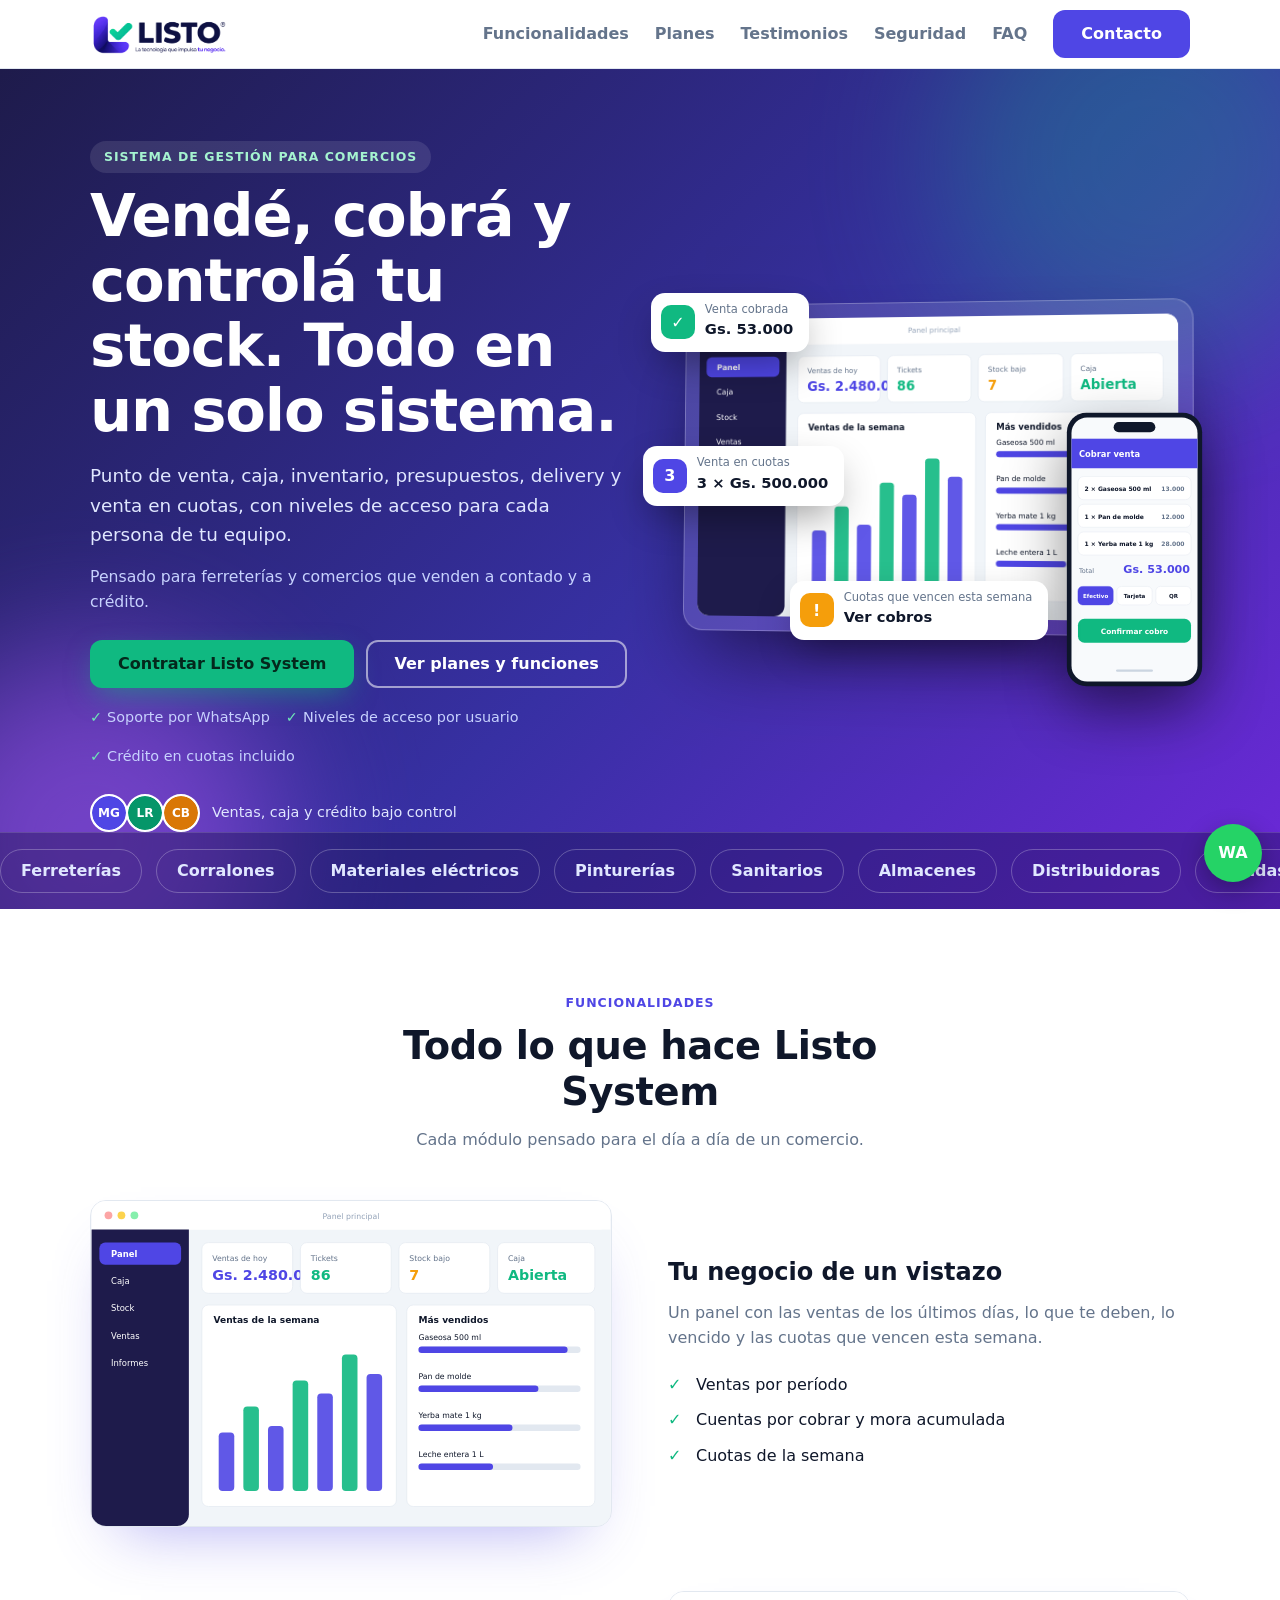
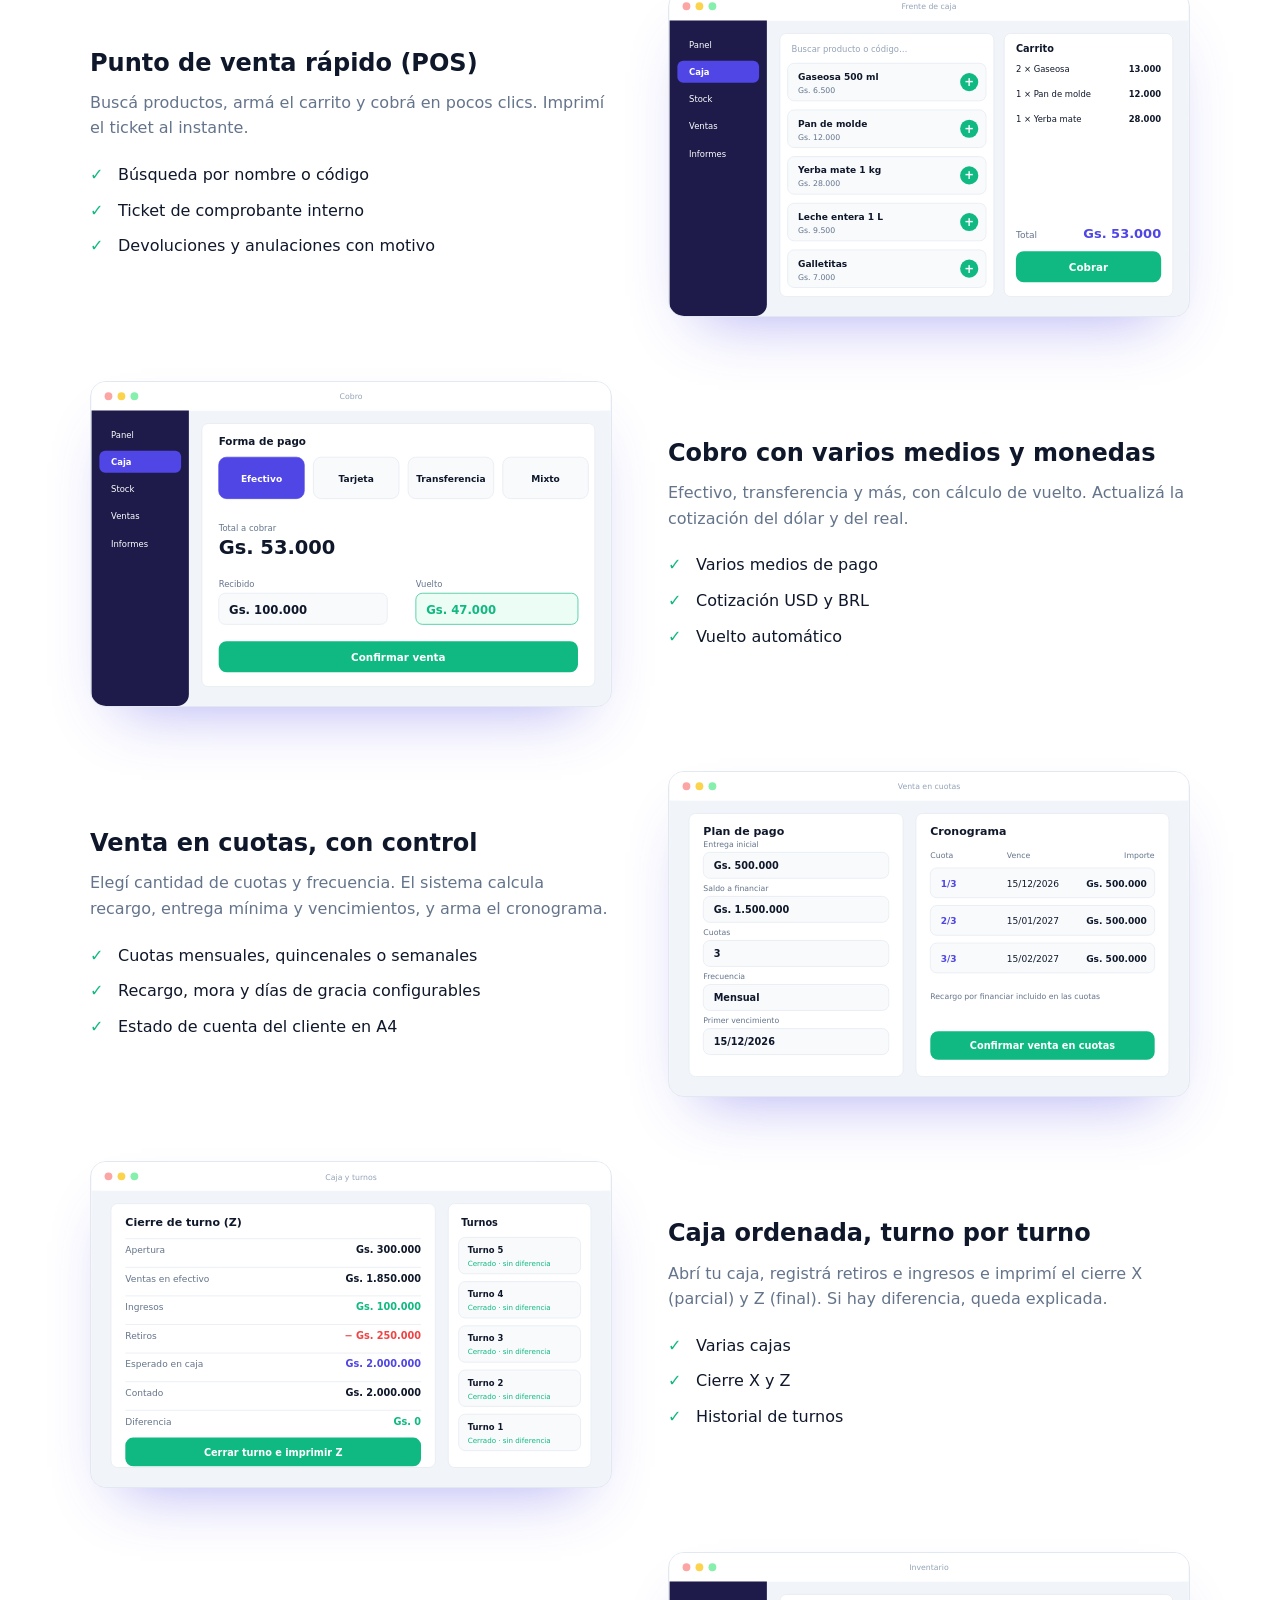
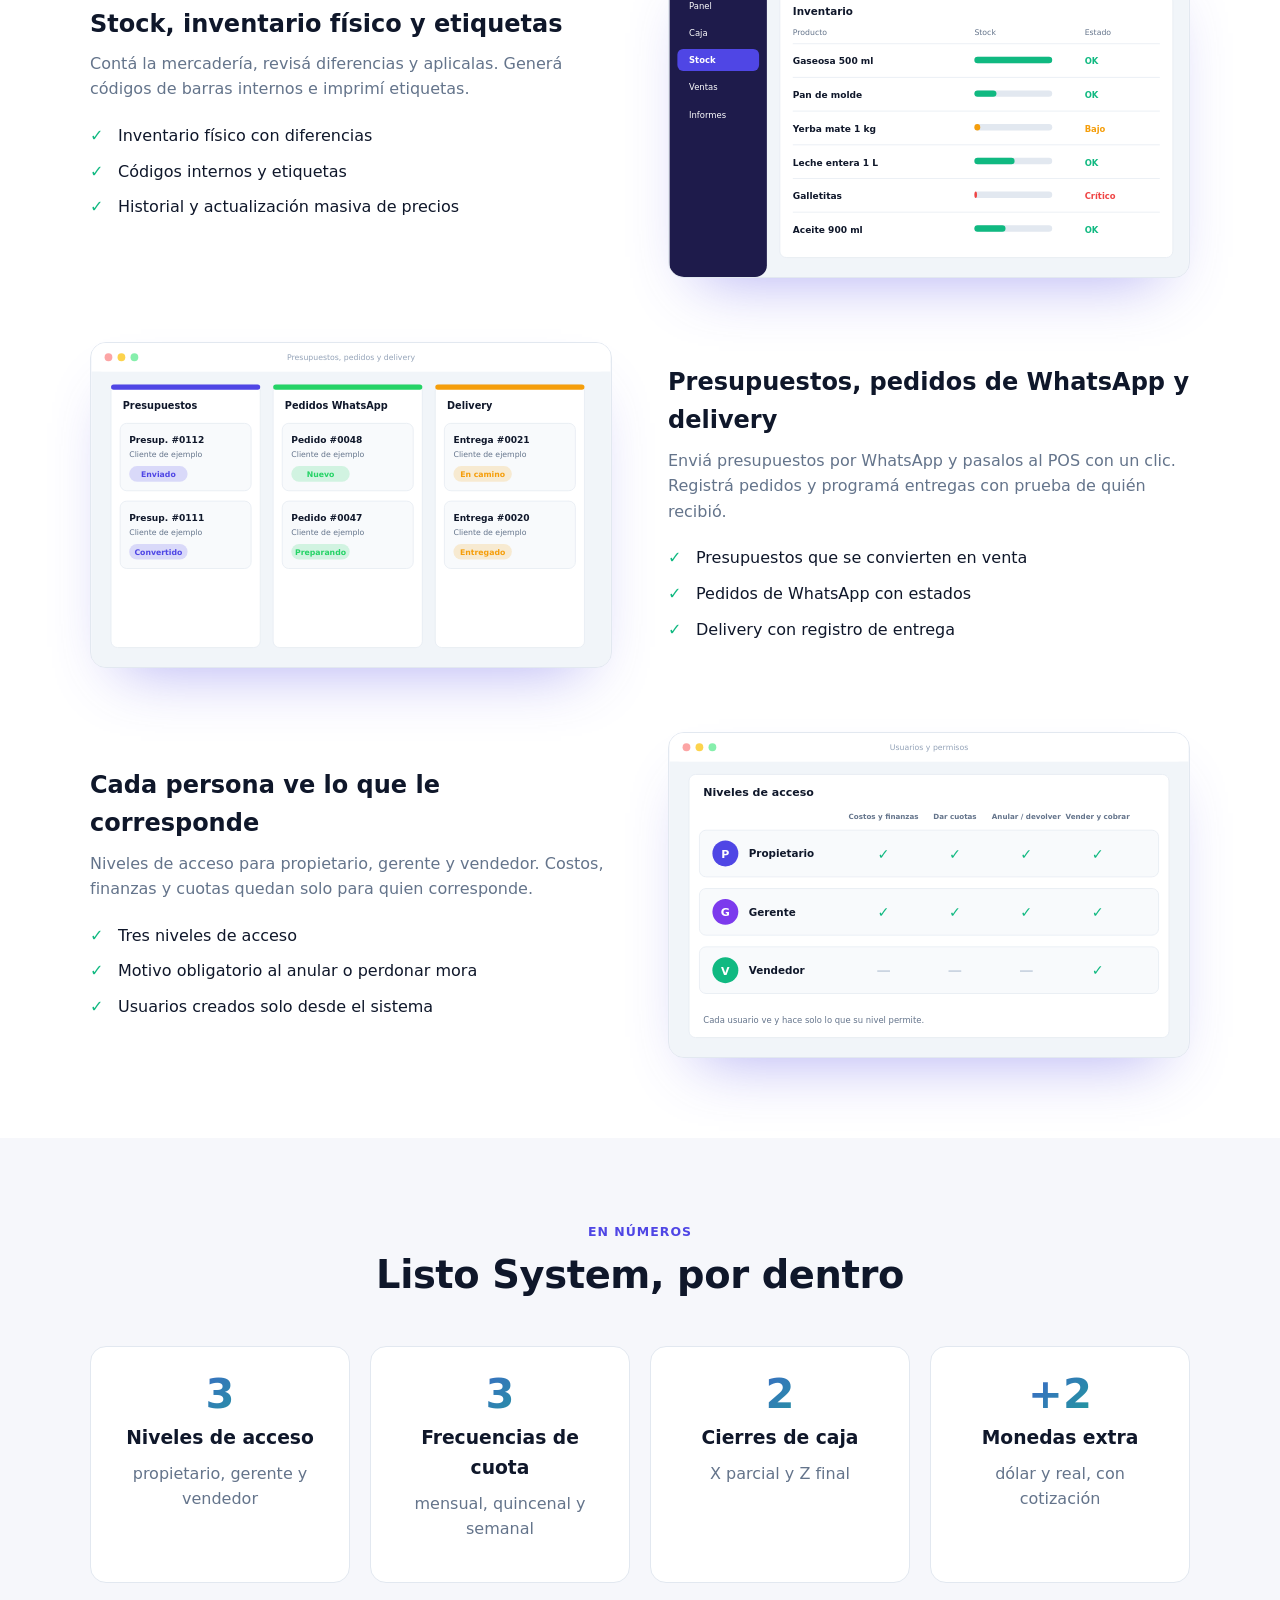
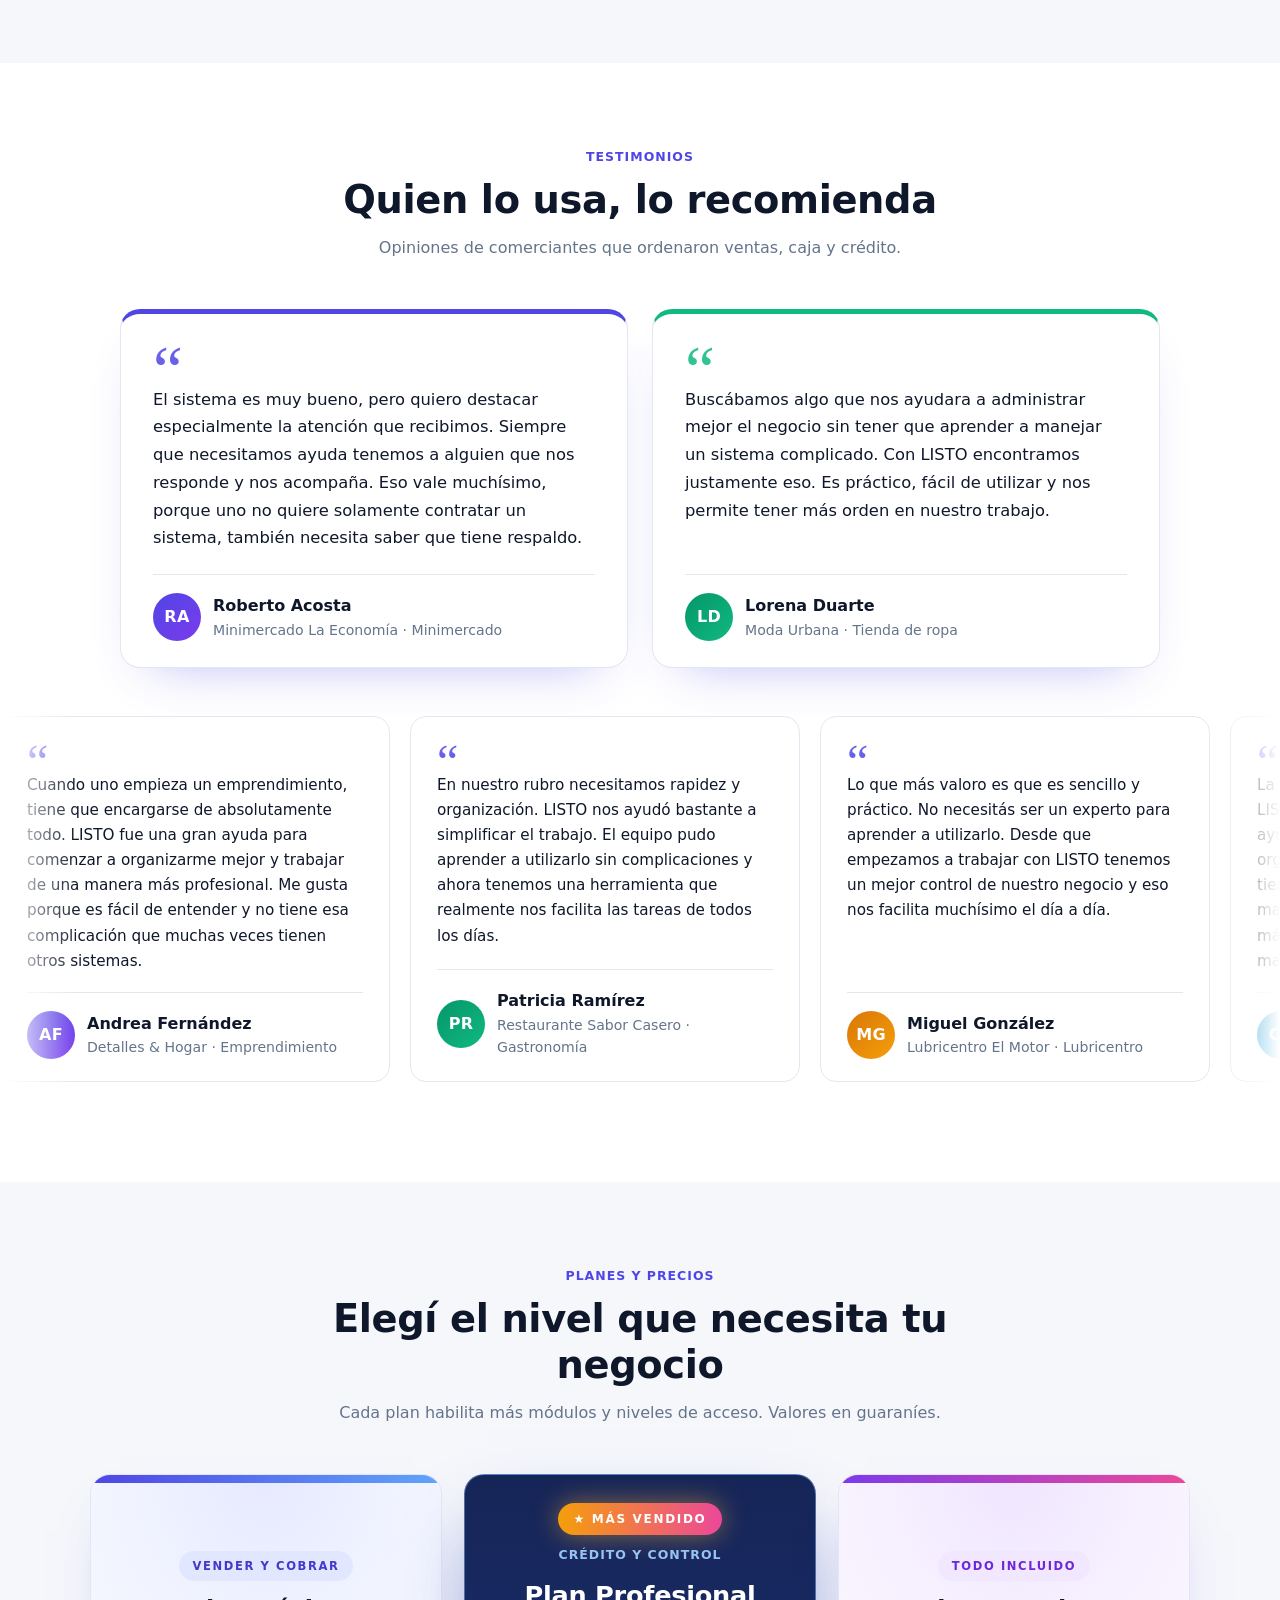
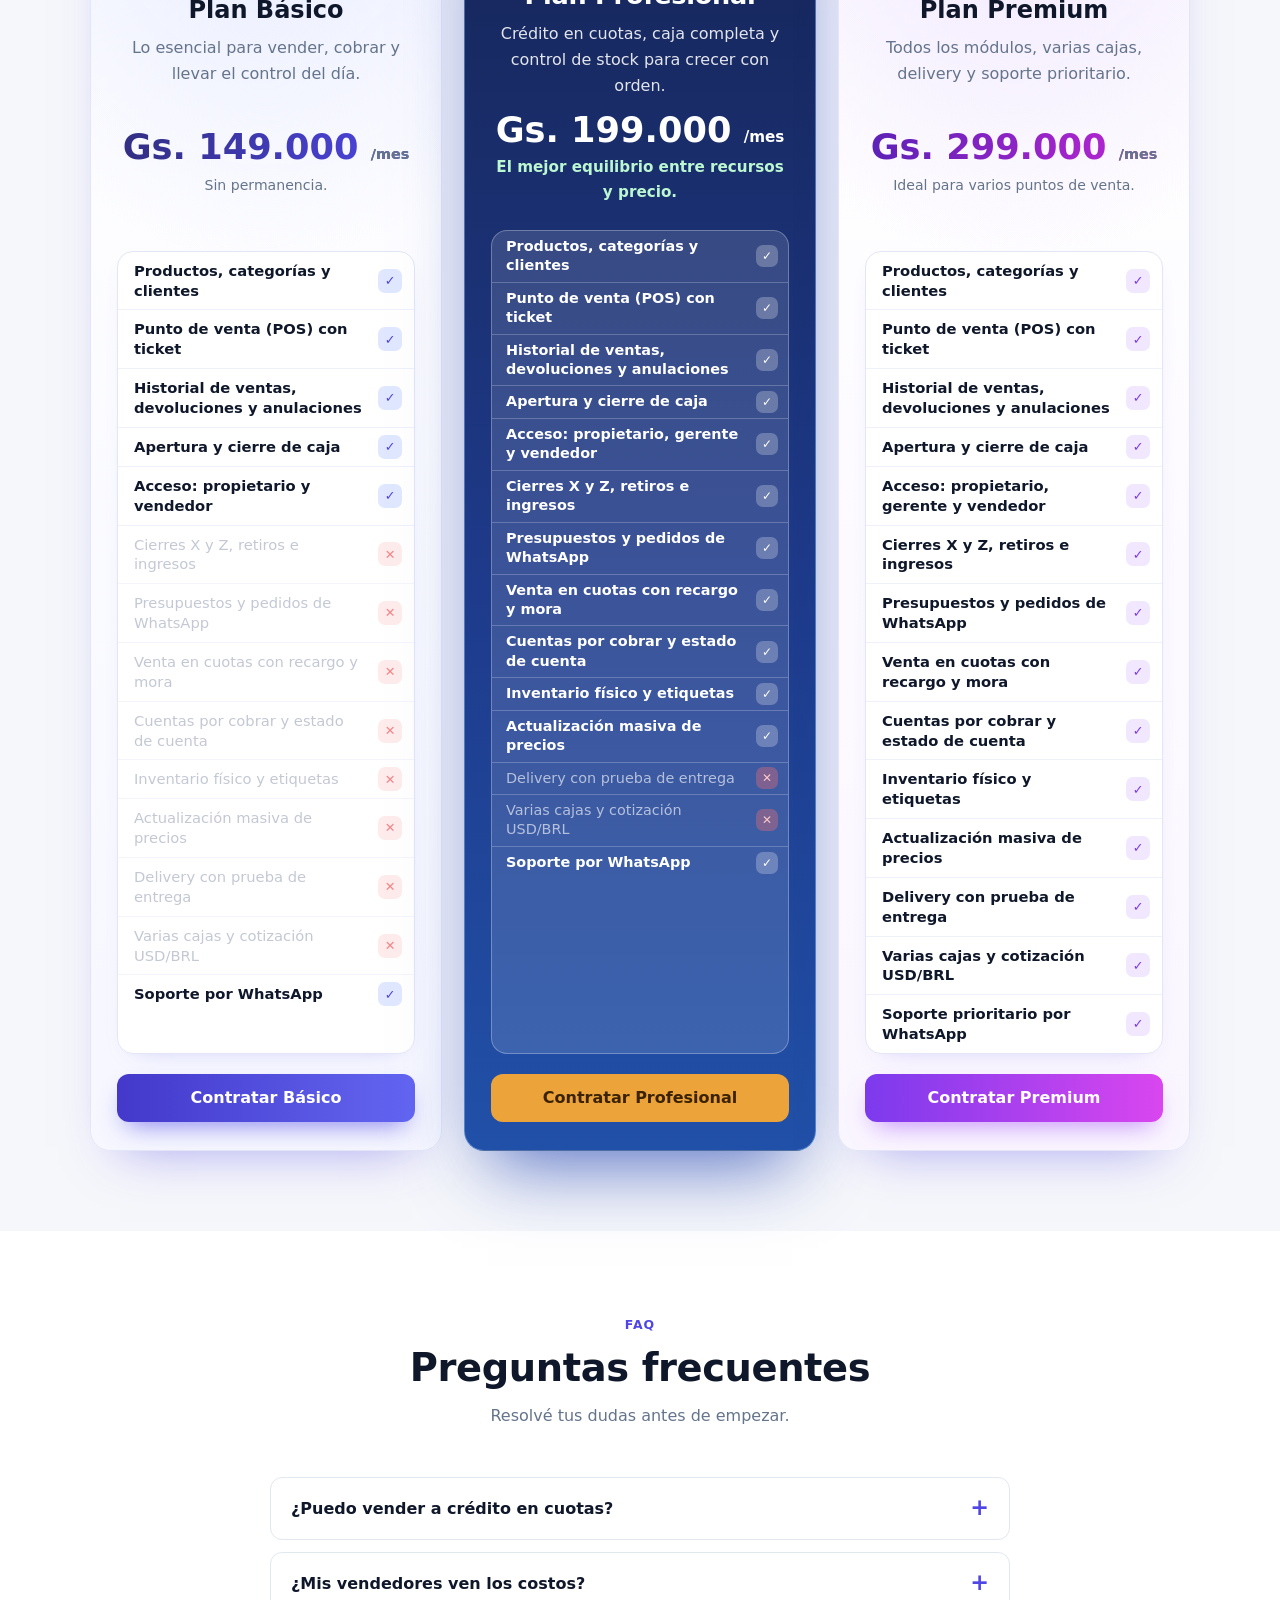
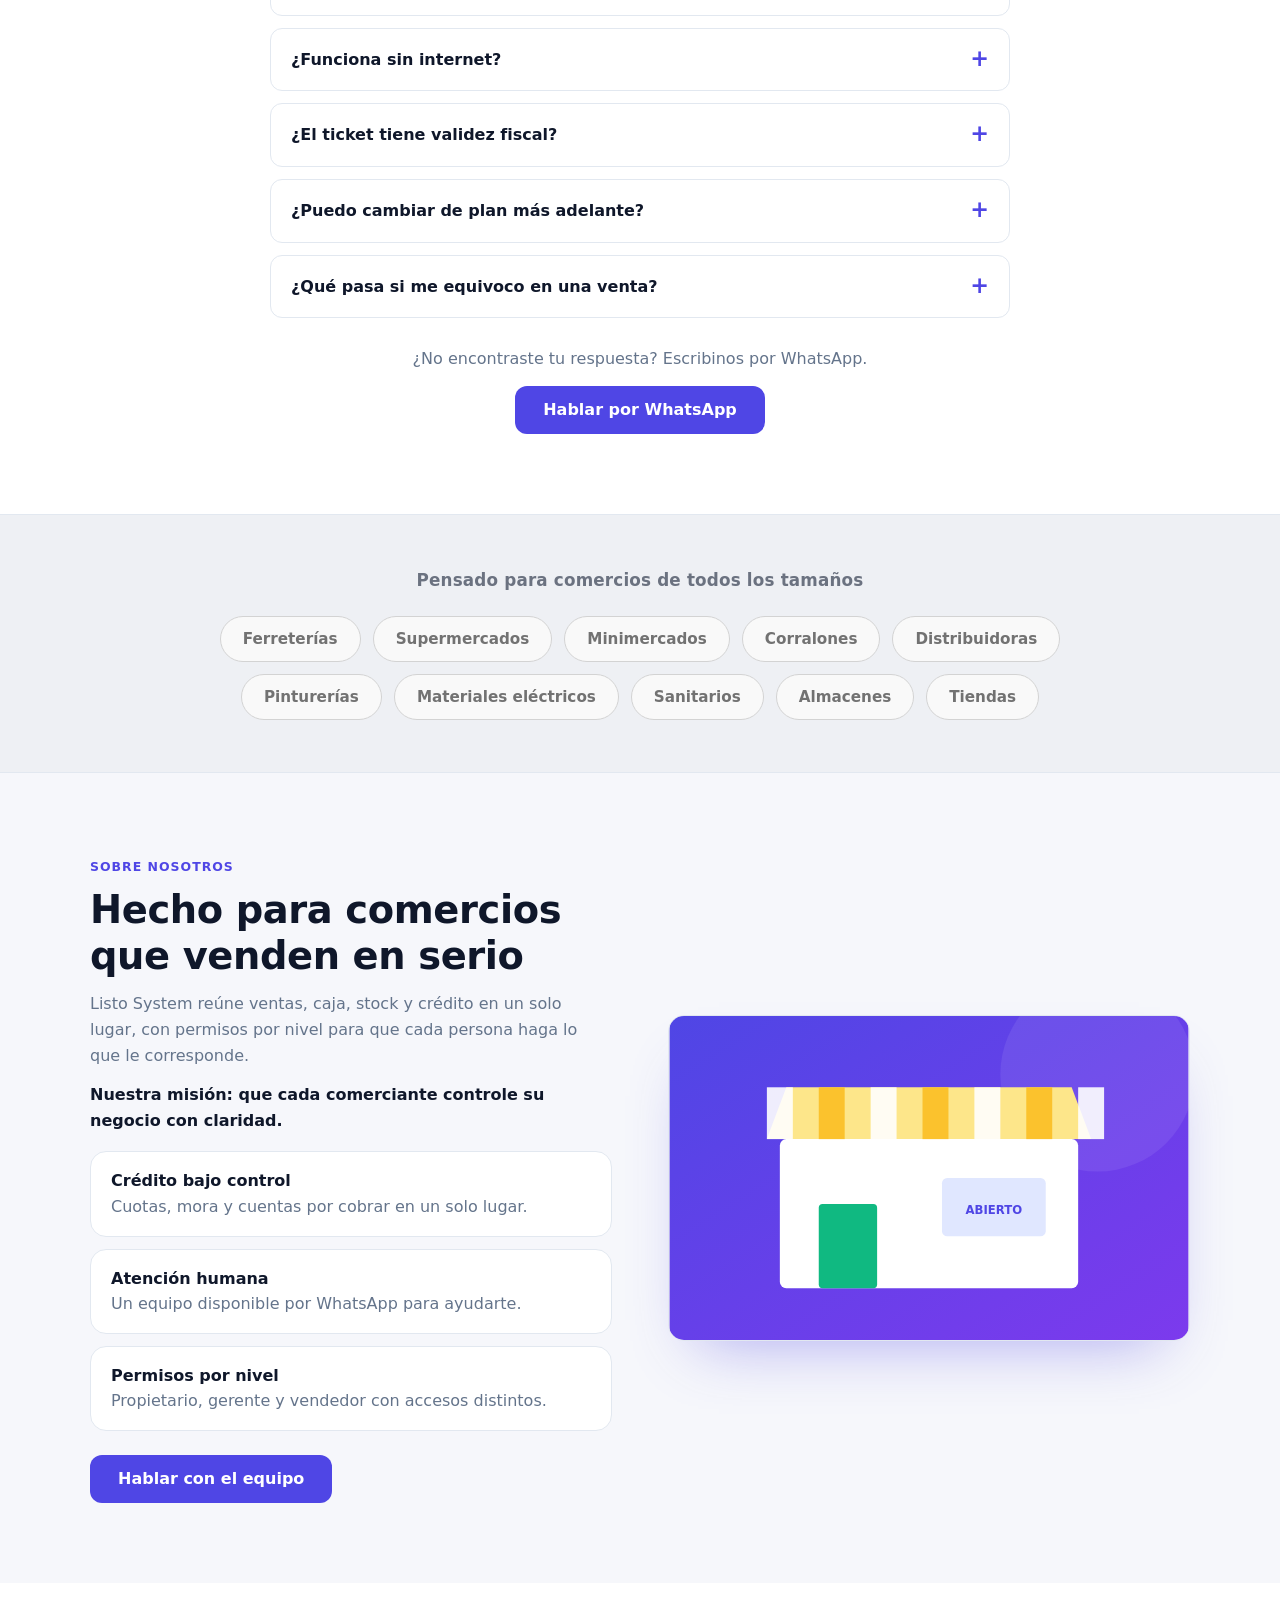
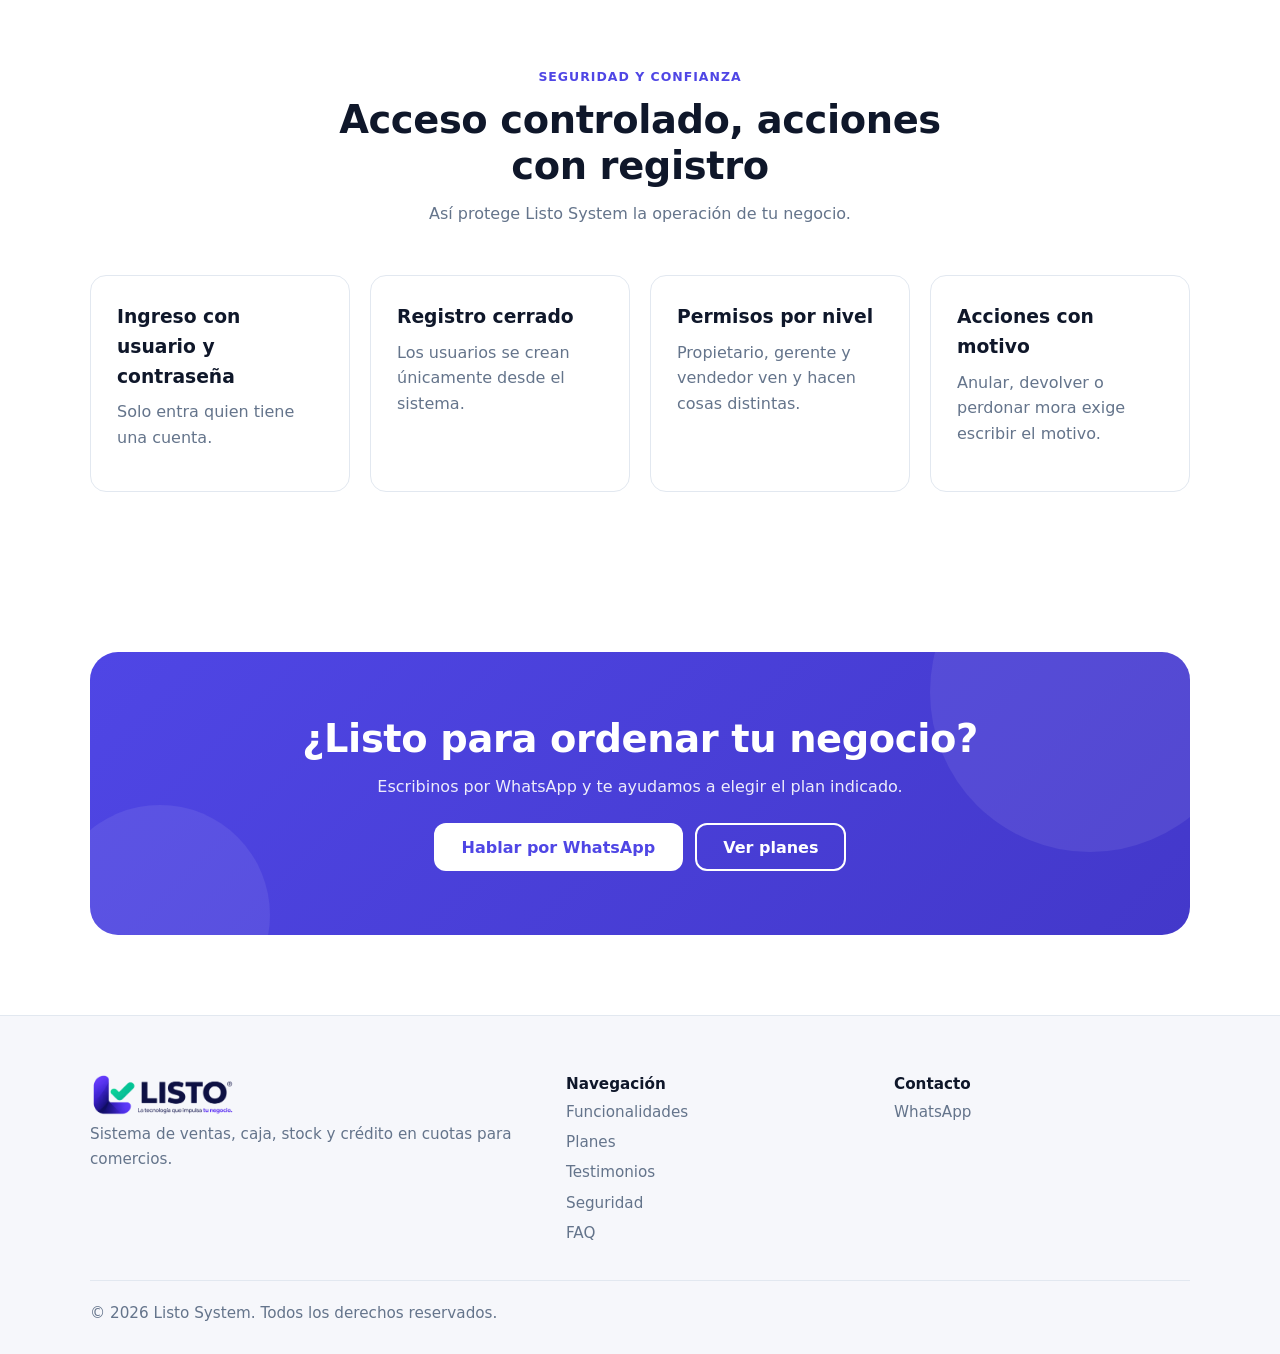
<file: index.html>
<!DOCTYPE html>
<html lang="es">
<head>
<meta charset="utf-8">
<meta name="viewport" content="width=device-width, initial-scale=1, viewport-fit=cover">
<title>Listo System — Ventas, caja, stock y crédito en cuotas para tu comercio</title>
<meta name="description" content="Sistema de gestión con punto de venta, caja, inventario, presupuestos, delivery y venta en cuotas. Con niveles de acceso para tu equipo.">
<meta name="theme-color" content="#4f46e5">
<meta name="robots" content="index, follow">
<!-- Redes sociales (al compartir el enlace) -->
<meta property="og:type" content="website">
<meta property="og:locale" content="es_PY">
<meta property="og:site_name" content="Listo System">
<meta property="og:title" content="Listo System — Ventas, caja, stock y crédito en cuotas">
<meta property="og:description" content="Punto de venta, caja, inventario, presupuestos, delivery y venta en cuotas para tu comercio.">
<meta name="twitter:card" content="summary">
<link rel="icon" href="images/listo-favicon.ico" sizes="any">
<link rel="icon" href="images/listo-favicon.png" type="image/png">
<link rel="apple-touch-icon" href="images/listo-favicon.png">
<link rel="stylesheet" href="css/styles.css?v=20261120b">
</head>
<body>
<div id="app"></div>
<noscript><p style="padding:40px;text-align:center;font-family:sans-serif">Esta página necesita JavaScript. Escribinos por WhatsApp para más información.</p></noscript>
<!-- Todo el contenido se edita en js/config.js -->
<script src="js/config.js?v=20261120b"></script>
<script src="js/app.js?v=20261120b"></script>
</body>
</html>
</file>
<file: css/styles.css>
:root{--primary:#4f46e5;--primary-d:#4338ca;--accent:#10b981;--bg:#ffffff;--surface:#f6f7fb;--text:#0f172a;--muted:#64748b;--border:#e2e8f0;--err:#ef4444;--r:16px;--max:1140px;--font:system-ui,-apple-system,"Segoe UI",Roboto,Arial,sans-serif;box-sizing:border-box;padding-top:env(safe-area-inset-top,0px);padding-bottom:env(safe-area-inset-bottom,0px)}
@media (prefers-color-scheme:dark){:root:not([data-theme="light"]){--bg:#0b1020;--surface:#131a30;--text:#f1f5f9;--muted:#94a3b8;--border:#243049;color-scheme:dark}}
:root[data-theme="dark"]{--bg:#0b1020;--surface:#131a30;--text:#f1f5f9;--muted:#94a3b8;--border:#243049;color-scheme:dark}
html{scroll-behavior:smooth;scroll-padding-top:calc(76px + env(safe-area-inset-top,0px))}
*{box-sizing:border-box}body{margin:0;font-family:var(--font);background:var(--bg);color:var(--text);line-height:1.6;overflow-x:hidden}
a{color:inherit;text-decoration:none}img{max-width:100%}
.wrap{max-width:var(--max);margin:0 auto;padding:0 20px}
section{padding:80px 0}.alt{background:var(--surface)}
h1{font-size:clamp(2rem,5vw,3.4rem);line-height:1.1;margin:0 0 18px;letter-spacing:-.02em}
h2{font-size:clamp(1.6rem,3.4vw,2.4rem);line-height:1.2;margin:0 0 12px;letter-spacing:-.01em}
h3{margin:0 0 8px}p{margin:0 0 14px}.muted{color:var(--muted)}
.head{text-align:center;max-width:640px;margin:0 auto 48px}
.eyebrow{display:inline-block;font-size:.78rem;font-weight:700;letter-spacing:.08em;text-transform:uppercase;color:var(--primary);margin-bottom:10px}
.btn{display:inline-flex;align-items:center;justify-content:center;gap:8px;min-height:48px;padding:0 26px;border-radius:12px;font-weight:700;border:2px solid transparent;cursor:pointer;font:inherit;font-weight:700;transition:transform .15s,background .15s}
.btn:hover{transform:translateY(-2px)}.btn:focus-visible,a:focus-visible,button:focus-visible,summary:focus-visible{outline:3px solid var(--accent);outline-offset:2px}
.btn-p{background:var(--primary);color:#fff}.btn-p:hover{background:var(--primary-d)}
.btn-o{border-color:var(--primary);color:var(--primary);background:transparent}
.btn-w{background:#fff;color:var(--primary)}
header{position:sticky;top:0;z-index:20;background:color-mix(in srgb,var(--bg) 90%,transparent);backdrop-filter:blur(10px);border-bottom:1px solid var(--border);padding-top:env(safe-area-inset-top,0px)}
.nav{display:flex;align-items:center;justify-content:space-between;height:68px}
.logo{font-weight:800;font-size:1.25rem;display:flex;align-items:center;gap:8px}.logo img{height:32px}
.menu{display:flex;gap:26px;align-items:center}.menu a{font-weight:600;color:var(--muted)}.menu a:hover{color:var(--primary)}
.burger{display:none;background:none;border:0;font-size:1.6rem;color:var(--text);min-width:44px;min-height:44px;cursor:pointer}
.hero{padding:70px 0 80px;background:radial-gradient(900px 400px at 80% -10%,color-mix(in srgb,var(--primary) 16%,transparent),transparent)}
.hero .wrap{display:grid;grid-template-columns:1.05fr 1fr;gap:48px;align-items:center}
.sub{font-size:1.15rem;color:var(--muted)}.ctas{display:flex;gap:12px;flex-wrap:wrap;margin:26px 0 18px}
.trust{display:flex;gap:16px;flex-wrap:wrap;font-size:.9rem;color:var(--muted)}.trust span:before{content:"✓ ";color:var(--accent);font-weight:800}
.mock{background:var(--surface);border:1px solid var(--border);border-radius:20px;padding:14px;box-shadow:0 30px 60px -20px rgba(79,70,229,.35)}
.mock img{border-radius:12px;display:block;width:100%}
.mock .bar{display:flex;gap:6px;margin-bottom:12px}.mock .bar i{width:10px;height:10px;border-radius:50%;background:var(--border)}
.mk{display:grid;grid-template-columns:repeat(3,1fr);gap:10px}.mk div{background:var(--bg);border:1px solid var(--border);border-radius:10px;height:64px}.mk .w{grid-column:span 3;height:130px;background:linear-gradient(135deg,color-mix(in srgb,var(--primary) 25%,var(--bg)),var(--bg))}
.logos{display:flex;gap:36px;justify-content:center;align-items:center;flex-wrap:wrap}.logos img{height:34px;opacity:.7;filter:grayscale(1)}
.feat{display:grid;grid-template-columns:1fr 1fr;gap:56px;align-items:center;margin-bottom:64px}.feat:last-child{margin-bottom:0}.feat:nth-child(even) .ft{order:2}
.feat img,.ph{border-radius:var(--r);border:1px solid var(--border);width:100%;background:var(--surface);aspect-ratio:16/10;display:grid;place-items:center;color:var(--muted)}
ul.ck{list-style:none;padding:0;margin:16px 0 0}ul.ck li{padding:5px 0 5px 28px;position:relative}ul.ck li:before{content:"✓";position:absolute;left:0;color:var(--accent);font-weight:800}
.grid{display:grid;gap:20px;grid-template-columns:repeat(auto-fit,minmax(240px,1fr))}
.card{background:var(--bg);border:1px solid var(--border);border-radius:var(--r);padding:26px}.alt .card{background:var(--bg)}
.num{font-size:2.6rem;font-weight:800;color:var(--primary);line-height:1}
.stars{color:#f59e0b;letter-spacing:2px}.who{display:flex;gap:12px;align-items:center;margin-top:16px}.who img{width:44px;height:44px;border-radius:50%;object-fit:cover}
.pricing{display:grid;grid-template-columns:repeat(3,1fr);gap:22px;align-items:stretch}
.plan{position:relative;display:flex;flex-direction:column;background:var(--bg);border:1px solid var(--border);border-radius:20px;padding:30px}
.plan.pop{border:2px solid var(--primary);box-shadow:0 24px 50px -24px rgba(79,70,229,.5);transform:scale(1.03)}
.badge{position:absolute;top:-14px;left:50%;transform:translateX(-50%);background:var(--primary);color:#fff;font-size:.75rem;font-weight:800;letter-spacing:.06em;padding:5px 14px;border-radius:99px;white-space:nowrap}
.old{text-decoration:line-through;color:var(--muted);font-size:.95rem}.price{font-size:2.1rem;font-weight:800;line-height:1.2}.price small{font-size:.9rem;font-weight:600;color:var(--muted)}
.plan ul{list-style:none;padding:0;margin:20px 0 24px;flex:1}.plan li{padding:6px 0 6px 28px;position:relative;font-size:.95rem}
.plan li:before{content:"✓";position:absolute;left:0;color:var(--accent);font-weight:800}.plan li.no{color:var(--muted);opacity:.65}.plan li.no:before{content:"✕";color:var(--err)}
details{background:var(--bg);border:1px solid var(--border);border-radius:12px;margin-bottom:12px;padding:0 20px}
summary{cursor:pointer;font-weight:700;padding:18px 0;list-style:none;display:flex;justify-content:space-between;gap:12px}summary::-webkit-details-marker{display:none}
summary:after{content:"+";font-size:1.4rem;color:var(--primary);line-height:1}details[open] summary:after{content:"−"}details p{color:var(--muted)}
.cta{background:linear-gradient(135deg,var(--primary),var(--primary-d));color:#fff;text-align:center;border-radius:28px;padding:64px 24px}.cta p{opacity:.9;max-width:560px;margin:0 auto 24px}
.cta .btns{display:flex;gap:12px;justify-content:center;flex-wrap:wrap}.cta .btn-o{border-color:#fff;color:#fff}
footer{background:var(--surface);border-top:1px solid var(--border);padding:56px 0 28px;font-size:.95rem}
.fg{display:grid;grid-template-columns:1.5fr 1fr 1fr;gap:32px;margin-bottom:32px}.fg a{display:block;color:var(--muted);padding:3px 0}.fg a:hover{color:var(--primary)}
.soc{display:flex;gap:10px;flex-wrap:wrap;margin-top:14px}.soc a{width:40px;height:40px;border-radius:50%;border:1px solid var(--border);display:grid;place-items:center;font-size:.72rem;font-weight:800;padding:0;color:var(--text)}.soc a:hover{background:var(--primary);color:#fff;border-color:var(--primary)}
.copy{border-top:1px solid var(--border);padding-top:20px;display:flex;justify-content:space-between;gap:12px;flex-wrap:wrap;color:var(--muted)}
.fab{position:fixed;right:18px;bottom:calc(18px + env(safe-area-inset-bottom,0px));z-index:30;background:#25d366;color:#fff;width:58px;height:58px;border-radius:50%;display:grid;place-items:center;font-weight:800;box-shadow:0 8px 24px rgba(0,0,0,.3)}
@media(max-width:900px){.hero .wrap,.feat{grid-template-columns:1fr;gap:28px}.feat:nth-child(even) .ft{order:0}.pricing{grid-template-columns:1fr;max-width:460px;margin:0 auto}.plan.pop{transform:none}.fg{grid-template-columns:1fr}
.burger{display:block}.menu{display:none;position:absolute;top:100%;left:0;right:0;flex-direction:column;align-items:stretch;gap:0;background:var(--bg);border-bottom:1px solid var(--border);padding:8px 20px 18px}.menu.open{display:flex}.menu a{padding:12px 0}section{padding:56px 0}}
@media(prefers-reduced-motion:reduce){*{transition:none!important;scroll-behavior:auto!important}}

/* ===== Hero con vida ===== */
.hero{position:relative;overflow:hidden;color:#fff;padding:72px 0 0;background:linear-gradient(135deg,#1e1b4b 0%,#3730a3 55%,#6d28d9 100%)}
.hero .wrap{position:relative;z-index:2;align-items:center}
.hero .eyebrow{color:#a5f3d0;background:rgba(255,255,255,.1);padding:6px 14px;border-radius:99px}
.hero h1{font-size:clamp(2.2rem,5.2vw,3.7rem)}.hero .sub{color:#e0e7ff}.hero .xt{color:#c7d2fe;font-size:.98rem}
.hero .btn-p{background:var(--accent);color:#04281c;box-shadow:0 10px 30px -8px rgba(16,185,129,.6)}.hero .btn-p:hover{background:#34d399}
.hero .btn-o{border-color:rgba(255,255,255,.55);color:#fff}.hero .btn-o:hover{background:rgba(255,255,255,.12)}
.hero .trust{color:#c7d2fe}.hero .trust span:before{color:#6ee7b7}
.blob{position:absolute;border-radius:50%;filter:blur(70px);opacity:.55;z-index:1;pointer-events:none}
.b1{width:420px;height:420px;background:#10b981;top:-120px;right:-80px;opacity:.28}.b2{width:380px;height:380px;background:#a855f7;bottom:-120px;left:-100px}
.proof{display:flex;align-items:center;gap:12px;margin-top:26px;font-size:.9rem;color:#e0e7ff}
.proof img{width:38px;height:38px;border-radius:50%;border:2px solid #fff;margin-left:-14px;background:#fff}.proof img:first-child{margin-left:0}
.stage{position:relative;padding:16px 0 56px}
.stage .mock{background:rgba(255,255,255,.12);border:1px solid rgba(255,255,255,.25);box-shadow:0 40px 80px -20px rgba(0,0,0,.55)}
.phone{position:absolute;right:-14px;bottom:0;width:27%;filter:drop-shadow(0 24px 30px rgba(0,0,0,.45));animation:fl 6s ease-in-out infinite .6s}
.fc{position:absolute;display:flex;align-items:center;gap:10px;background:#fff;color:#0f172a;padding:10px 16px 10px 10px;border-radius:14px;box-shadow:0 16px 40px -10px rgba(0,0,0,.45);animation:fl 5s ease-in-out infinite;z-index:3}
.fc small{display:block;color:#64748b;font-size:.72rem;line-height:1.2}.fc b{font-size:.92rem}
.fi{width:34px;height:34px;border-radius:10px;background:var(--accent);color:#fff;display:grid;place-items:center;font-weight:800}
.fc1{top:2%;left:-26px}.fc2{top:40%;left:-34px;animation-delay:1s}.fc2 .fi{background:var(--primary)}.fc3{bottom:12%;left:22%;animation-delay:2s}.fc3 .fi{background:#f59e0b}
@keyframes fl{0%,100%{transform:translateY(0)}50%{transform:translateY(-10px)}}
@media(min-width:901px){.stage .mock.main{transform:perspective(1400px) rotateY(-7deg) rotateX(2deg)}}
.strip{position:relative;z-index:2;overflow:hidden;border-top:1px solid rgba(255,255,255,.14);background:rgba(15,10,60,.35);padding:16px 0}
.track{display:flex;gap:14px;width:max-content;animation:sc 32s linear infinite}
.track span{padding:8px 20px;border:1px solid rgba(255,255,255,.25);border-radius:99px;color:#e0e7ff;font-weight:600;white-space:nowrap}
@keyframes sc{to{transform:translateX(-50%)}}
@media(max-width:900px){.hero{padding-top:44px}.stage{padding-bottom:40px}.fc1{left:4px}.fc2{display:none}.fc3{left:auto;right:4px;bottom:-4px}.phone{right:-4px;width:30%}}
/* ===== Más vida en el resto ===== */
.rv{opacity:0;transform:translateY(26px);transition:opacity .6s,transform .6s}.rv.in{opacity:1;transform:none}
.card,.plan{transition:transform .25s,box-shadow .25s}.card:hover,.plan:hover{transform:translateY(-4px);box-shadow:0 20px 40px -20px rgba(79,70,229,.35)}
.plan.pop:hover{transform:scale(1.03) translateY(-4px)}
.feat img{box-shadow:0 30px 60px -30px rgba(79,70,229,.45);transition:transform .4s}.feat img:hover{transform:scale(1.02)}
.num{background:linear-gradient(135deg,var(--primary),var(--accent));-webkit-background-clip:text;background-clip:text;color:transparent}
.cta{position:relative;overflow:hidden}.cta:before,.cta:after{content:"";position:absolute;border-radius:50%;background:#fff;opacity:.08}.cta:before{width:320px;height:320px;top:-120px;right:-60px}.cta:after{width:220px;height:220px;bottom:-90px;left:-40px}
.cta>*{position:relative}
@media(prefers-reduced-motion:reduce){.fc,.phone,.track{animation:none}.rv{opacity:1;transform:none}}

/* ===== Logo y botón de contacto ===== */
.logo img{height:42px;width:auto;display:block}.flogo{height:44px;width:auto;display:block;margin-bottom:6px}
.menu a.btn{color:#fff;padding:0 26px}.menu a.btn:hover{color:#fff}
@media(max-width:900px){.menu a.btn{margin-top:10px}.logo img{height:36px}}
@media (prefers-color-scheme:dark){:root:not([data-theme="light"]) .logo img,:root:not([data-theme="light"]) .flogo{background:#fff;border-radius:10px;padding:4px 10px}}
:root[data-theme="dark"] .logo img,:root[data-theme="dark"] .flogo{background:#fff;border-radius:10px;padding:4px 10px}

/* ===== Carrusel de testimonios (se mueve de izquierda a derecha) ===== */
.car{overflow:hidden;padding:8px 0 20px;-webkit-mask-image:linear-gradient(90deg,transparent,#000 6%,#000 94%,transparent);mask-image:linear-gradient(90deg,transparent,#000 6%,#000 94%,transparent)}
.ctrack{display:flex;gap:20px;width:max-content;animation:ltr var(--dur,50s) linear infinite}
.car:hover .ctrack,.car:focus-within .ctrack{animation-play-state:paused}
.ctrack .card{width:350px;flex:none;display:flex;flex-direction:column}.ctrack .card p{flex:1}
@keyframes ltr{from{transform:translateX(0)}to{transform:translateX(-50%)}}
@media(max-width:600px){.ctrack .card{width:280px}}
@media(prefers-reduced-motion:reduce){.car{overflow-x:auto;-webkit-mask-image:none;mask-image:none}.ctrack{animation:none}}
/* ===== Imagen en los planes ===== */
.plan{overflow:visible}.pimg{display:block;width:calc(100% + 60px);margin:-30px -30px 22px;border-radius:18px 18px 0 0;aspect-ratio:600/260;object-fit:cover}
.plan.pop{box-shadow:0 0 0 4px color-mix(in srgb,var(--primary) 18%,transparent),0 30px 60px -20px rgba(124,58,237,.55)}
.plan.pop .pimg{border-radius:16px 16px 0 0}
.badge{z-index:2;background:linear-gradient(90deg,#f59e0b,#ec4899);box-shadow:0 8px 20px -6px rgba(236,72,153,.6)}

/* ===== Plan destacado: fondo azul degradado ===== */
.plan.pop{background:linear-gradient(180deg,#162557 0%,#1e3a8a 55%,#2150a8 100%);color:#fff;border:1px solid rgba(147,197,253,.45);box-shadow:0 36px 70px -24px rgba(30,64,175,.75);padding:34px 30px}
.plan.pop h3{font-size:1.9rem;letter-spacing:-.01em}.plan.pop .muted{color:rgba(255,255,255,.88)}
.plan.pop .eyebrow{color:#93c5fd}
.plan.pop .badge{position:static;transform:none;display:inline-block;align-self:flex-start;margin-bottom:16px;background:#eba33a;color:#3b2204;letter-spacing:.14em;padding:8px 18px;box-shadow:0 0 26px rgba(235,163,58,.55)}
.plan.pop .badge:before{content:"★ "}
.plan.pop .price{font-size:3.2rem;font-weight:800;line-height:1.05;color:#fff}.plan.pop .price small{color:#fff;font-size:1.05rem;font-weight:700}
.plan.pop .old{color:rgba(255,255,255,.6)}
.plan.pop p.muted[style]{color:#bbf7d0;font-weight:700;font-size:.95rem!important}
.plan.pop ul{background:rgba(255,255,255,.13);border:1px solid rgba(255,255,255,.28);border-radius:20px;margin:22px 0 24px}
.plan.pop li{padding:14px 58px 14px 20px;font-weight:700;border-bottom:1px solid rgba(255,255,255,.22)}.plan.pop li:last-child{border-bottom:0}
.plan.pop li:before{left:auto;right:14px;top:50%;transform:translateY(-50%);width:28px;height:28px;border-radius:8px;background:rgba(255,255,255,.25);color:#fff;display:grid;place-items:center;font-size:.95rem}
.plan.pop li.no{opacity:.6}.plan.pop li.no:before{background:rgba(239,68,68,.35)}
.plan.pop .btn-p{background:#eba33a;color:#3b2204}.plan.pop .btn-p:hover{background:#f5b44e}

/* ===== Ajuste de proporciones de los planes ===== */
.pricing{align-items:start}
.plan{padding:28px 26px}
.plan .price{font-size:2rem;white-space:nowrap}
.plan.pop{padding:28px 26px;transform:none}
.plan.pop:hover{transform:translateY(-4px)}
.plan.pop h3{font-size:1.6rem}
.plan.pop .price{font-size:2.3rem;white-space:nowrap}
.plan.pop .price small{font-size:.95rem}
.plan.pop .badge{margin-bottom:12px;padding:7px 16px}
.plan.pop ul{margin:18px 0 20px;border-radius:16px}
.plan.pop li{padding:9px 50px 9px 16px;font-size:.92rem;font-weight:600;line-height:1.35}
.plan.pop li:before{right:12px;width:24px;height:24px;border-radius:7px;font-size:.8rem}
.plan.pop li.no{opacity:1;color:rgba(255,255,255,.62);font-weight:500}
.plan.pop li.no:before{background:rgba(248,113,113,.35);color:#fecaca}
.plan ul{margin:16px 0 20px}
.plan li{padding:5px 0 5px 26px;font-size:.92rem;line-height:1.35}
@media(max-width:900px){.plan .price,.plan.pop .price{font-size:2rem}}

/* ===== Igualar alturas de las tarjetas ===== */
.pricing{align-items:stretch}
.plan.pop li{padding:6px 46px 6px 14px;font-size:.9rem}
.plan.pop li:before{right:10px;width:22px;height:22px;font-size:.75rem}
.plan.pop ul{margin:14px 0 18px}
.plan.pop .badge{margin-bottom:10px}
.plan.pop h3{margin-bottom:6px}
.plan.pop p{margin-bottom:10px}
.plan li{padding:4px 0 4px 26px}

/* ===== Plan destacado: encabezado centrado ===== */
.plan.pop{text-align:center}
.plan.pop .badge{align-self:center;margin-left:auto;margin-right:auto}
.plan.pop ul{text-align:left}

/* ===== Franja gris de rubros ===== */
.tb{padding:52px 0;background:#eef0f4;border-top:1px solid var(--border);border-bottom:1px solid var(--border)}
.tbt{text-align:center;margin:0 0 22px;font-weight:700;font-size:1.05rem;letter-spacing:.01em;color:#6b7280}
.tbl{list-style:none;margin:0 auto;padding:0;display:flex;flex-wrap:wrap;justify-content:center;gap:12px;max-width:900px}
.tbl li{padding:10px 22px;border:1px solid #cfd3da;border-radius:99px;background:#f8f9fb;color:#6b7280;font-weight:600;font-size:.95rem;filter:grayscale(1)}
.tb .logos{margin-bottom:22px}
@media (prefers-color-scheme:dark){:root:not([data-theme="light"]) .tb{background:#10172b}:root:not([data-theme="light"]) .tbl li{background:#182039;border-color:#2b3652;color:#94a3b8}}
@media(max-width:600px){.tbl li{padding:8px 16px;font-size:.88rem}}

/* ===== Planes: todo centrado y precios alineados ===== */
.plan{text-align:center}
.plan ul{text-align:left}
.plan .badge{position:static;transform:none;align-self:center;display:inline-block;margin:0 auto 10px;background:#eba33a;color:#3b2204}
.plan:not(.pop) .badge.ghost{visibility:hidden;background:none;color:transparent;box-shadow:none}
.plan .eyebrow{display:block}
.plan h3{font-size:1.5rem;margin-bottom:6px}
.plan .price,.plan.pop .price{font-size:2.2rem;white-space:nowrap}
.plan.pop .badge{background:linear-gradient(90deg,#f59e0b,#ec4899);color:#fff}
@media(min-width:901px){.plan .pd{min-height:4.8em}.plan .pn{min-height:2.9rem}}
@media(max-width:900px){.plan .badge.ghost{display:none}.plan .pd,.plan .pn{min-height:0}.plan .pn:empty{display:none}}
.plan .badge,.plan.pop .badge{padding:7px 16px;font-size:.75rem;letter-spacing:.14em;line-height:1.5;margin:0 auto 10px}
.plan.pop .badge:before{content:"★ "}
.plan .badge.ghost:before{content:""}
.plan .pd,.plan.pop .pd{margin-bottom:14px}
.plan.pop ul{margin:16px 0 20px}

/* ===== Planes Básico y Premium: fondo con color (cambio 1) ===== */
.plan:not(.pop){border:1px solid #e3e6f6;box-shadow:0 26px 50px -30px rgba(79,70,229,.5),0 2px 0 rgba(255,255,255,.9) inset;overflow:hidden}
.plan:not(.pop):nth-child(1){background:radial-gradient(130% 42% at 50% 0%,#e6eaff 0%,rgba(230,234,255,0) 72%),linear-gradient(180deg,#ffffff 0%,#f6f7ff 100%)}
.plan:not(.pop):nth-child(3){background:radial-gradient(130% 42% at 50% 0%,#f0e6ff 0%,rgba(240,230,255,0) 72%),linear-gradient(180deg,#ffffff 0%,#faf6ff 100%)}
.plan:not(.pop):before{content:"";position:absolute;top:0;left:0;right:0;height:8px}
.plan:not(.pop):nth-child(1):before{background:linear-gradient(90deg,#4f46e5,#60a5fa)}
.plan:not(.pop):nth-child(3):before{background:linear-gradient(90deg,#7c3aed,#ec4899)}
.plan:not(.pop) .eyebrow{display:inline-block;align-self:center;padding:6px 14px;border-radius:99px;font-size:.72rem;letter-spacing:.14em;margin-top:6px}
.plan:not(.pop):nth-child(1) .eyebrow{background:#e0e7ff;color:#4338ca}
.plan:not(.pop):nth-child(3) .eyebrow{background:#f1e7ff;color:#6d28d9}
.plan:not(.pop) .price{-webkit-background-clip:text;background-clip:text;color:transparent}
.plan:not(.pop):nth-child(1) .price{background-image:linear-gradient(90deg,#312e81,#4f46e5)}
.plan:not(.pop):nth-child(3) .price{background-image:linear-gradient(90deg,#5b21b6,#c026d3)}
.plan:not(.pop) .price small{-webkit-text-fill-color:#64748b;color:#64748b}
.plan:not(.pop) ul{background:#fff;border:1px solid #e3e6f6;border-radius:16px;margin:16px 0 20px;text-align:left;box-shadow:0 10px 24px -18px rgba(79,70,229,.35)}
.plan:not(.pop) li{padding:9px 50px 9px 16px;font-weight:600;font-size:.92rem;line-height:1.35;border-bottom:1px solid #eef0fa}.plan:not(.pop) li:last-child{border-bottom:0}
.plan:not(.pop) li:before{left:auto;right:12px;top:50%;transform:translateY(-50%);width:24px;height:24px;border-radius:7px;display:grid;place-items:center;font-size:.8rem}
.plan:not(.pop):nth-child(1) li:not(.no):before{background:#e0e7ff;color:#4f46e5}
.plan:not(.pop):nth-child(3) li:not(.no):before{background:#f1e7ff;color:#7c3aed}
.plan:not(.pop) li.no{color:#a3aabd;font-weight:500}.plan:not(.pop) li.no:before{background:#fee2e2;color:#ef4444}
.plan:not(.pop) .btn-o{border:0;color:#fff;box-shadow:0 12px 26px -10px rgba(79,70,229,.7)}
.plan:not(.pop):nth-child(1) .btn-o{background:linear-gradient(90deg,#4338ca,#6366f1)}
.plan:not(.pop):nth-child(3) .btn-o{background:linear-gradient(90deg,#7c3aed,#d946ef);box-shadow:0 12px 26px -10px rgba(168,85,247,.7)}
.plan:not(.pop) .btn-o:hover{filter:brightness(1.08)}


/* ===== Planes Básico y Premium: versión para tema oscuro (cambio 2) ===== */
@media (prefers-color-scheme:dark){
:root:not([data-theme="light"]) .plan:not(.pop){border-color:#2a3558;box-shadow:0 26px 50px -30px rgba(0,0,0,.8)}
:root:not([data-theme="light"]) .plan:not(.pop):nth-child(1){background:radial-gradient(130% 42% at 50% 0%,#27306a 0%,rgba(39,48,106,0) 72%),linear-gradient(180deg,#141a35 0%,#10162e 100%)}
:root:not([data-theme="light"]) .plan:not(.pop):nth-child(3){background:radial-gradient(130% 42% at 50% 0%,#3b2468 0%,rgba(59,36,104,0) 72%),linear-gradient(180deg,#171230 0%,#120f28 100%)}
:root:not([data-theme="light"]) .plan:not(.pop) h3{color:#f8fafc}
:root:not([data-theme="light"]) .plan:not(.pop) .muted{color:#a8b3c7}
:root:not([data-theme="light"]) .plan:not(.pop):nth-child(1) .eyebrow{background:#25306b;color:#c7d2fe}
:root:not([data-theme="light"]) .plan:not(.pop):nth-child(3) .eyebrow{background:#3a2569;color:#e9d5ff}
:root:not([data-theme="light"]) .plan:not(.pop):nth-child(1) .price{background-image:linear-gradient(90deg,#c7d2fe,#818cf8)}
:root:not([data-theme="light"]) .plan:not(.pop):nth-child(3) .price{background-image:linear-gradient(90deg,#e9d5ff,#f0abfc)}
:root:not([data-theme="light"]) .plan:not(.pop) .price small{-webkit-text-fill-color:#94a3b8;color:#94a3b8}
:root:not([data-theme="light"]) .plan:not(.pop) ul{background:rgba(255,255,255,.05);border-color:#2a3558;box-shadow:none}
:root:not([data-theme="light"]) .plan:not(.pop) li{color:#e8edf7;border-bottom-color:#232c4d}
:root:not([data-theme="light"]) .plan:not(.pop):nth-child(1) li:not(.no):before{background:#27306a;color:#c7d2fe}
:root:not([data-theme="light"]) .plan:not(.pop):nth-child(3) li:not(.no):before{background:#3a2569;color:#e9d5ff}
:root:not([data-theme="light"]) .plan:not(.pop) li.no{color:#6b7694}
:root:not([data-theme="light"]) .plan:not(.pop) li.no:before{background:rgba(248,113,113,.18);color:#fca5a5}
}
:root[data-theme="dark"] .plan:not(.pop){border-color:#2a3558;box-shadow:0 26px 50px -30px rgba(0,0,0,.8)}
:root[data-theme="dark"] .plan:not(.pop):nth-child(1){background:radial-gradient(130% 42% at 50% 0%,#27306a 0%,rgba(39,48,106,0) 72%),linear-gradient(180deg,#141a35 0%,#10162e 100%)}
:root[data-theme="dark"] .plan:not(.pop):nth-child(3){background:radial-gradient(130% 42% at 50% 0%,#3b2468 0%,rgba(59,36,104,0) 72%),linear-gradient(180deg,#171230 0%,#120f28 100%)}
:root[data-theme="dark"] .plan:not(.pop) h3{color:#f8fafc}
:root[data-theme="dark"] .plan:not(.pop) .muted{color:#a8b3c7}
:root[data-theme="dark"] .plan:not(.pop):nth-child(1) .eyebrow{background:#25306b;color:#c7d2fe}
:root[data-theme="dark"] .plan:not(.pop):nth-child(3) .eyebrow{background:#3a2569;color:#e9d5ff}
:root[data-theme="dark"] .plan:not(.pop):nth-child(1) .price{background-image:linear-gradient(90deg,#c7d2fe,#818cf8)}
:root[data-theme="dark"] .plan:not(.pop):nth-child(3) .price{background-image:linear-gradient(90deg,#e9d5ff,#f0abfc)}
:root[data-theme="dark"] .plan:not(.pop) .price small{-webkit-text-fill-color:#94a3b8;color:#94a3b8}
:root[data-theme="dark"] .plan:not(.pop) ul{background:rgba(255,255,255,.05);border-color:#2a3558;box-shadow:none}
:root[data-theme="dark"] .plan:not(.pop) li{color:#e8edf7;border-bottom-color:#232c4d}
:root[data-theme="dark"] .plan:not(.pop):nth-child(1) li:not(.no):before{background:#27306a;color:#c7d2fe}
:root[data-theme="dark"] .plan:not(.pop):nth-child(3) li:not(.no):before{background:#3a2569;color:#e9d5ff}
:root[data-theme="dark"] .plan:not(.pop) li.no{color:#6b7694}
:root[data-theme="dark"] .plan:not(.pop) li.no:before{background:rgba(248,113,113,.18);color:#fca5a5}

/* ===== Testimonios: dos tarjetas fijas + carrusel ===== */
.tstatic{display:grid;grid-template-columns:repeat(2,minmax(0,1fr));gap:24px;max-width:1040px;margin:0 auto 40px}
.tcs,.tc{margin:0;display:flex;flex-direction:column}
.tcs{position:relative;padding:30px 32px 26px;border-radius:20px;border-top:5px solid var(--primary);box-shadow:0 24px 50px -32px rgba(79,70,229,.45)}
.tcs:nth-child(2){border-top-color:var(--accent)}
.qm{font-family:Georgia,"Times New Roman",serif;font-size:4.2rem;line-height:.8;height:34px;color:var(--primary);opacity:.85;margin-bottom:8px}
.tcs:nth-child(2) .qm{color:var(--accent)}
.qm.sm{font-size:3rem;height:24px;margin-bottom:6px}
.tcs blockquote,.tc blockquote{margin:0 0 22px;line-height:1.7;color:var(--text);flex:1}
.tcs blockquote{font-size:1.02rem}.tc blockquote{font-size:.95rem;line-height:1.65;margin-bottom:18px}
.tcs .who,.tc .who{margin-top:0;padding-top:18px;border-top:1px solid var(--border)}
.who>div{min-width:0}
.ini{width:48px;height:48px;border-radius:50%;display:grid;place-items:center;flex:none;color:#fff;font-weight:800;letter-spacing:.02em;background:linear-gradient(135deg,var(--primary),#7c3aed)}
.tcs:nth-child(2) .ini{background:linear-gradient(135deg,#059669,var(--accent))}
.tc:nth-child(4n+2) .ini{background:linear-gradient(135deg,#059669,var(--accent))}
.tc:nth-child(4n+3) .ini{background:linear-gradient(135deg,#d97706,#f59e0b)}
.tc:nth-child(4n+4) .ini{background:linear-gradient(135deg,#0284c7,#38bdf8)}
.ctrack .tc{width:390px;padding:26px 26px 22px}
@media(max-width:800px){.tstatic{grid-template-columns:1fr}.tcs{padding:26px 22px 22px}}
@media(max-width:600px){.ctrack .tc{width:300px}}
</file>
